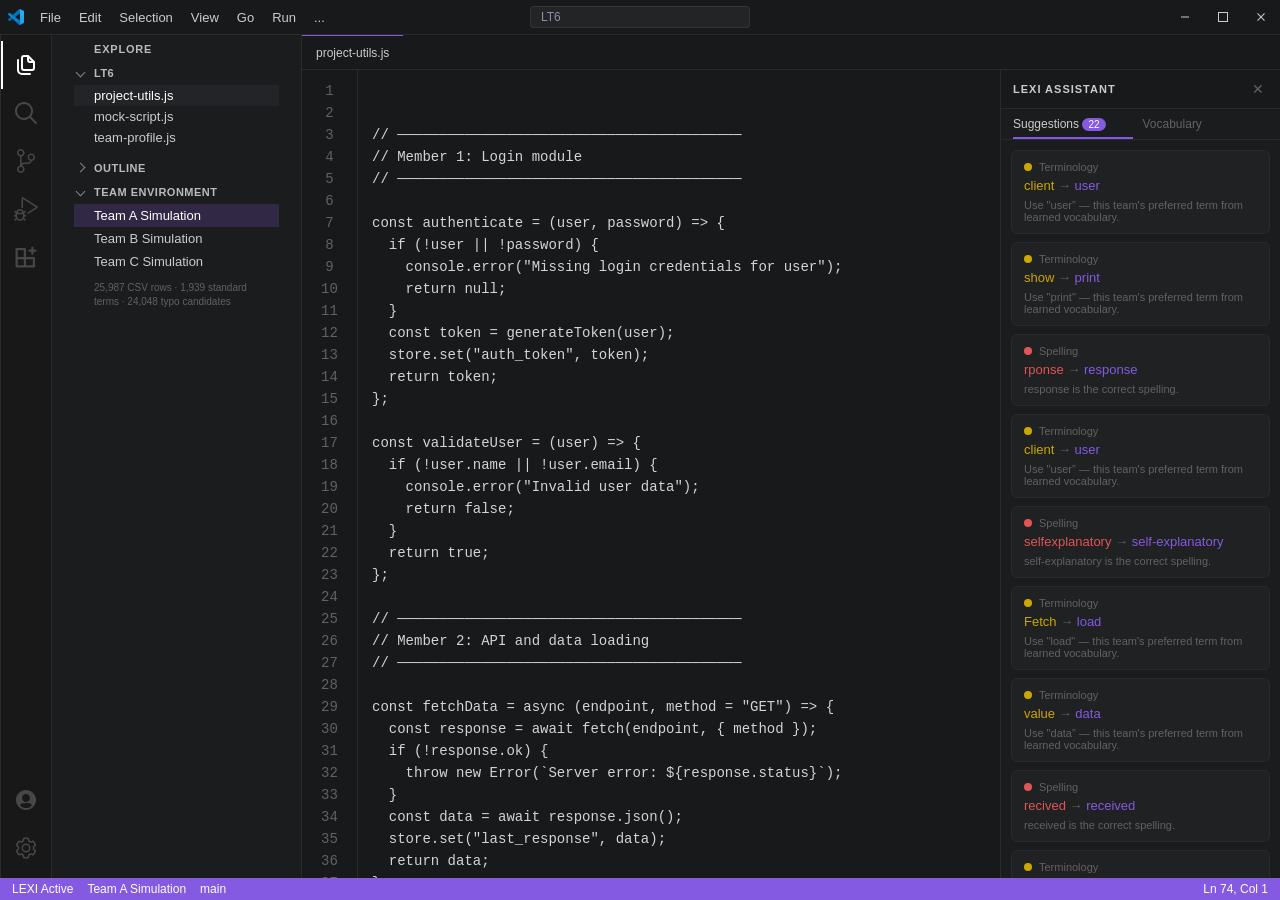
<file: index.html>
<!DOCTYPE html>
<html lang="en">
<head>
  <meta charset="UTF-8">
  <meta name="viewport" content="width=device-width, initial-scale=1.0">
  <title>LEXI VS Code Simulator</title>
  <link rel="stylesheet" href="./css/style.css">
</head>
<body>
  <div class="app">
    <header class="menubar">
      <div class="menubar-left">
        <div class="app-icon" aria-hidden="true">
          <img src="./assets/download.png" alt="" class="app-icon-img">
        </div>
        <nav class="menubar-menu" aria-label="Application menu">
          <span class="menu-item">File</span>
          <span class="menu-item">Edit</span>
          <span class="menu-item">Selection</span>
          <span class="menu-item">View</span>
          <span class="menu-item">Go</span>
          <span class="menu-item">Run</span>
          <span class="menu-item menu-ellipsis" aria-label="More">...</span>
        </nav>
      </div>
      <div class="menubar-center">
        <div class="search-title-bar" role="search">LT6</div>
      </div>
      <div class="menubar-right">
        <button class="win-btn win-minimize" type="button" aria-label="Minimize" disabled></button>
        <button class="win-btn win-maximize" type="button" aria-label="Maximize" disabled></button>
        <button class="win-btn win-close" type="button" aria-label="Close" disabled></button>
      </div>
    </header>

    <div class="main">
      <aside class="activity-bar" aria-label="Activity Bar">
        <div class="activity-bar-top">
          <button class="activity-icon active" type="button" aria-label="Explorer" title="Explorer">
            <img src="./assets/copy-alt-svgrepo-com.svg" alt="" class="activity-icon-img">
          </button>
          <button class="activity-icon" type="button" aria-label="Search" title="Search">
            <img src="./assets/search-svgrepo-com.svg" alt="" class="activity-icon-img">
          </button>
          <button class="activity-icon" type="button" aria-label="Source Control" title="Source Control">
            <img src="./assets/source-control-svgrepo-com.svg" alt="" class="activity-icon-img">
          </button>
          <button class="activity-icon" type="button" aria-label="Run and Debug" title="Run and Debug">
            <img src="./assets/debug-alt-svgrepo-com.svg" alt="" class="activity-icon-img">
          </button>
          <button class="activity-icon" type="button" aria-label="Extensions" title="Extensions">
            <img src="./assets/extensions-svgrepo-com.svg" alt="" class="activity-icon-img">
          </button>
        </div>
        <div class="activity-bar-bottom">
          <button class="activity-icon" type="button" aria-label="Accounts" title="Accounts">
            <img src="./assets/user-circle-svgrepo-com.svg" alt="" class="activity-icon-img">
          </button>
          <button class="activity-icon" type="button" aria-label="Manage" title="Manage">
            <img src="./assets/setting-svgrepo-com.svg" alt="" class="activity-icon-img">
          </button>
        </div>
      </aside>

      <aside class="sidebar explorer-sidebar">
        <div class="explorer-header">EXPLORE</div>

        <details class="sidebar-collapsible" open>
          <summary class="sidebar-collapsible-title">
            <span class="sidebar-chevron" aria-hidden="true"></span>
            <span class="sidebar-section-label">LT6</span>
          </summary>
          <div class="sidebar-collapsible-body">
            <div class="explorer-file active">project-utils.js</div>
            <div class="explorer-file">mock-script.js</div>
            <div class="explorer-file">team-profile.js</div>
          </div>
        </details>

        <details class="sidebar-collapsible">
          <summary class="sidebar-collapsible-title">
            <span class="sidebar-chevron" aria-hidden="true"></span>
            <span class="sidebar-section-label">OUTLINE</span>
          </summary>
          <div class="sidebar-collapsible-body">
            <p class="sidebar-empty">No symbols found in document</p>
          </div>
        </details>

        <details class="sidebar-collapsible" open>
          <summary class="sidebar-collapsible-title">
            <span class="sidebar-chevron" aria-hidden="true"></span>
            <span class="sidebar-section-label">TEAM ENVIRONMENT</span>
          </summary>
          <div class="sidebar-collapsible-body">
            <ul id="teamList" class="team-list" role="listbox" aria-label="Select team simulation"></ul>
            <p id="datasetInfo" class="dataset-info">Loading dataset…</p>
          </div>
        </details>
      </aside>

      <section class="editor-shell">
        <div class="editor-tab-bar">
          <div class="editor-tab">project-utils.js</div>
          <button id="assistantReopen" class="assistant-reopen" type="button" hidden aria-label="Open LEXI Assistant" title="Open LEXI Assistant">
            <span class="assistant-reopen-icon" aria-hidden="true"></span>
          </button>
        </div>
        <div class="workbench" id="workbench">
          <div class="editor-wrap" id="editorWrap">
            <div class="editor-grid">
              <div class="line-numbers" id="lineNumbers"></div>
              <div class="code-pane">
                <pre class="readonly-code" id="readonlyCode"></pre>
                <div id="activeZone" contenteditable="true" spellcheck="false"></div>
              </div>
            </div>
            <div class="popup" id="popup" hidden></div>
          </div>

          <aside id="assistantPanel" class="assistant-panel">
            <div class="assistant-header">
              <span class="assistant-title">LEXI ASSISTANT</span>
              <button id="assistantClose" class="assistant-close" type="button" aria-label="Close LEXI Assistant">✕</button>
            </div>
            <div class="assistant-tabs">
              <button class="assistant-tab-btn active" data-tab="suggestions">
                Suggestions <span id="suggestionCount" class="badge">0</span>
              </button>
              <button class="assistant-tab-btn" data-tab="vocabulary">Vocabulary</button>
            </div>
            <div id="tabSuggestions" class="assistant-tab-content active"></div>
            <div id="tabVocabulary" class="assistant-tab-content">
              <div id="teamVocabList"></div>
            </div>
          </aside>
        </div>
      </section>
    </div>

    <div class="statusbar">
      <div class="status-left">
        <span>LEXI Active</span>
        <span id="teamStatus">Team A</span>
        <span>main</span>
      </div>
      <div class="status-right">
        <span id="cursorPos">Ln 1, Col 1</span>
      </div>
    </div>
  </div>

  <script src="./js/data.js"></script>
  <script src="./js/scanner.js"></script>
  <script src="./js/ui.js"></script>
  <script src="./js/script.js"></script>
</body>
</html>
</file>
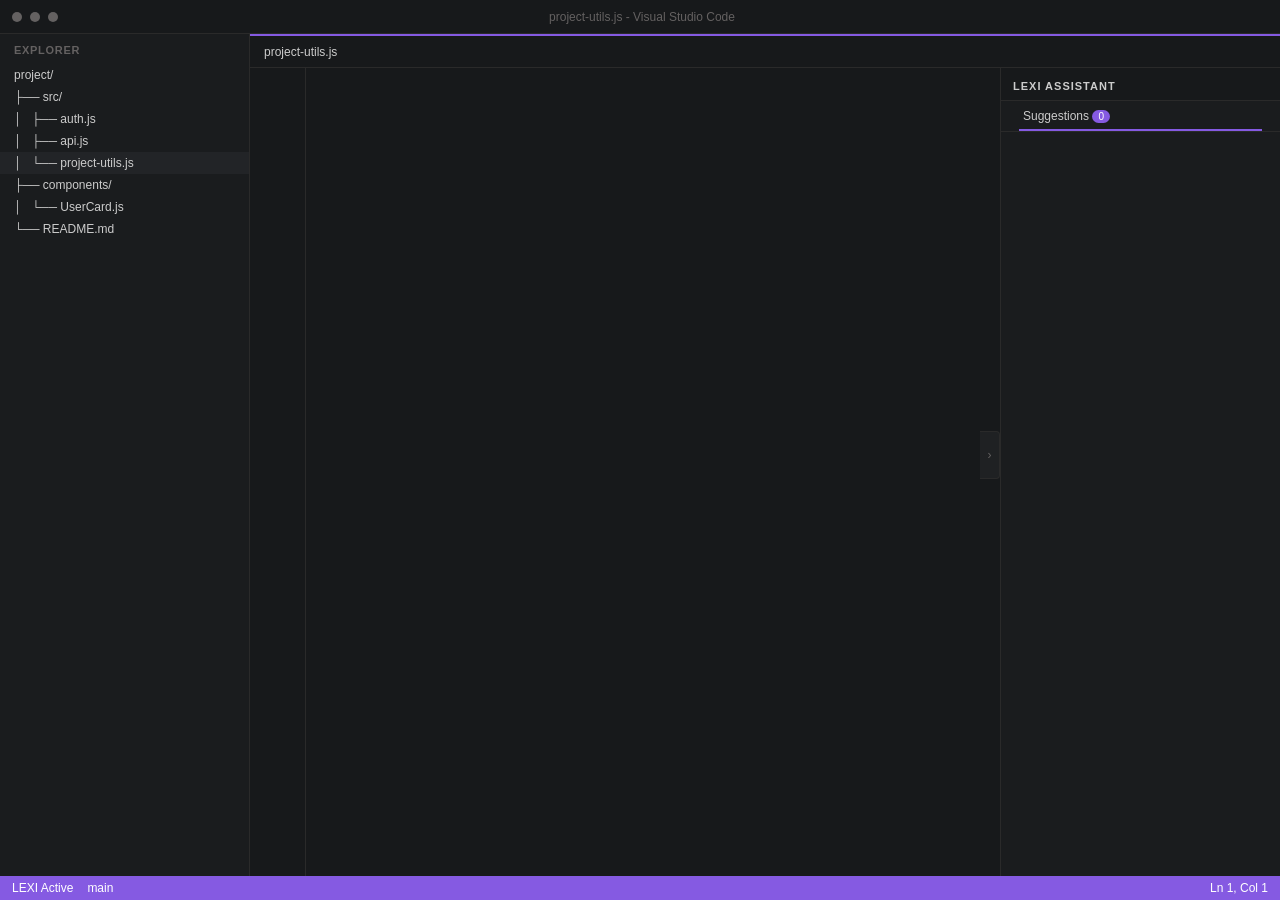
<file: lexi_demo.html>
<!DOCTYPE html>
<html lang="en">
<head>
  <meta charset="UTF-8">
  <meta name="viewport" content="width=device-width, initial-scale=1.0">
  <title>LEXI VS Code Simulator</title>
  <link rel="stylesheet" href="./css/styles.css">
</head>
<body>
  <div class="app">
    <div class="titlebar">
      <div class="window-controls">
        <div class="dot"></div><div class="dot"></div><div class="dot"></div>
      </div>
      <div>project-utils.js - Visual Studio Code</div>
      <div style="width:42px;"></div>
    </div>

    <div class="main">
      <aside class="sidebar">
        <h3>Explorer</h3>
        <div class="tree-line">project/</div>
        <div class="tree-line">├── src/</div>
        <div class="tree-line">│   ├── auth.js</div>
        <div class="tree-line">│   ├── api.js</div>
        <div class="tree-line active">│   └── project-utils.js</div>
        <div class="tree-line">├── components/</div>
        <div class="tree-line">│   └── UserCard.js</div>
        <div class="tree-line">└── README.md</div>
      </aside>

      <section class="editor-shell">
        <button id="assistantToggle" class="assistant-toggle" title="Toggle LEXI Assistant">‹</button>
        <div class="editor-tab">project-utils.js</div>
        <div class="workbench" id="workbench">
          <div class="editor-wrap" id="editorWrap">
            <div class="editor-grid">
              <div class="line-numbers" id="lineNumbers"></div>
              <div class="code-pane">
                <pre class="readonly-code" id="readonlyCode"></pre>
                <div id="activeZone" contenteditable="true" spellcheck="false"></div>
              </div>
            </div>
            <div class="popup" id="popup" hidden></div>
          </div>

          <aside id="assistantPanel" class="assistant-panel">
            <div class="assistant-header">LEXI ASSISTANT</div>
            <div class="assistant-tabs">
              <button class="assistant-tab-btn active" data-tab="suggestions">
                Suggestions <span id="suggestionCount" class="badge">0</span>
              </button>
            </div>
            <div id="tabSuggestions" class="assistant-tab-content active"></div>
          </aside>
        </div>
      </section>
    </div>

    <div class="statusbar">
      <div class="status-left">
        <span>LEXI Active</span>
        <span>main</span>
      </div>
      <div class="status-right">
        <span id="cursorPos">Ln 1, Col 1</span>
      </div>
    </div>
  </div>

  <script src="./js/data.js"></script>
  <script src="./js/scanner.js"></script>
  <script src="./js/ui.js"></script>
  <script src="./js/main.js"></script>
</body>
</html>
</file>
<file: css/style.css>
:root {
  --bg: #17191b;
  --panel: #1a1c1e;
  --title: #17191b;
  --text: #d4d4d4;
  --line: #646161;
  --status: #855ae2;
  --accent: #855ae2;
  --tab-accent: #855ae2;
  --assistant-bg: #1a1c1e;
  --assistant-card: #1f2123;
  --keyword: #855ae2;
  --string: #ce9178;
  --comment: #6a9955;
  --number: #b5cea8;
  --function: #dcdcaa;
  --typo: #e05555;
  --term: #cca700;
  --ok: #855ae2;
  --activity-bar-width: 52px;
  --menubar-height: 35px;
  --explorer-indent: 20px;
}

* { box-sizing: border-box; }

body {
  margin: 0;
  background: #17191b;
  color: var(--text);
  font-family: -apple-system, "Segoe UI", sans-serif;
  height: 100vh;
  overflow: hidden;
}

.app {
  display: grid;
  grid-template-rows: var(--menubar-height) 1fr 22px;
  height: 100vh;
  background: var(--bg);
}

/* ── Top Menu Bar ── */

.menubar {
  display: grid;
  grid-template-columns: 1fr auto 1fr;
  align-items: center;
  height: var(--menubar-height);
  background: var(--title);
  border-bottom: 1px solid #2a2a2a;
  user-select: none;
  font-size: 13px;
  color: #cccccc;
}

.menubar-left {
  display: flex;
  align-items: center;
  gap: 8px;
  padding-left: 8px;
  min-width: 0;
}

.app-icon {
  width: 16px;
  height: 16px;
  flex-shrink: 0;
  display: flex;
  align-items: center;
  justify-content: center;
}

.app-icon-img {
  width: 16px;
  height: 16px;
  display: block;
  object-fit: contain;
}

.menubar-menu {
  display: flex;
  align-items: center;
  gap: 2px;
}

.menu-item {
  padding: 4px 8px;
  border-radius: 4px;
  cursor: default;
  font-size: 13px;
  color: #cccccc;
}

.menu-item:hover {
  background: rgba(255, 255, 255, 0.06);
}

.menu-ellipsis {
  display: inline-flex;
  align-items: center;
  justify-content: center;
  line-height: 1;
  padding: 4px 8px;
  font-size: 13px;
  letter-spacing: 0;
  min-height: 22px;
}

.menubar-center {
  display: flex;
  justify-content: center;
  align-items: center;
}

.search-title-bar {
  min-width: 220px;
  max-width: 420px;
  width: 100%;
  height: 22px;
  display: flex;
  align-items: center;
  justify-content: flex-start;
  padding-left: 10px;
  text-align: left;
  background: rgba(255, 255, 255, 0.05);
  border: 1px solid rgba(255, 255, 255, 0.08);
  border-radius: 4px;
  font-size: 12px;
  color: #8b8fa8;
  cursor: default;
}

.menubar-right {
  display: flex;
  align-items: stretch;
  justify-content: flex-end;
  height: 100%;
}

.win-btn {
  width: 38px;
  border: none;
  background: transparent;
  cursor: default;
  position: relative;
  padding: 0;
}

.win-btn::before,
.win-btn::after {
  content: "";
  position: absolute;
  background: #cccccc;
}

.win-minimize::before {
  width: 8px;
  height: 1px;
  top: 50%;
  left: 50%;
  transform: translate(-50%, -50%);
}

.win-maximize::before {
  width: 8px;
  height: 8px;
  top: 50%;
  left: 50%;
  transform: translate(-50%, -50%);
  background: transparent;
  border: 1px solid #cccccc;
}

.win-close::before,
.win-close::after {
  width: 10px;
  height: 1px;
  top: 50%;
  left: 50%;
}

.win-close::before {
  transform: translate(-50%, -50%) rotate(45deg);
}

.win-close::after {
  transform: translate(-50%, -50%) rotate(-45deg);
}

.win-close:hover {
  background: #e81123;
}

.win-close:hover::before,
.win-close:hover::after {
  background: #ffffff;
}

/* ── Main Layout ── */

.main {
  display: grid;
  grid-template-columns: var(--activity-bar-width) 250px 1fr;
  min-height: 0;
}

/* ── Activity Bar ── */

.activity-bar {
  background: #181818;
  border-left: 1px solid #2b2b2b;
  border-right: 1px solid #2a2a2a;
  display: flex;
  flex-direction: column;
  justify-content: space-between;
  align-items: stretch;
  padding: 6px 0;
  min-height: 0;
}

.activity-bar-top,
.activity-bar-bottom {
  display: flex;
  flex-direction: column;
  align-items: stretch;
  width: 100%;
}

.activity-icon {
  width: 100%;
  height: 48px;
  border: none;
  background: transparent;
  display: flex;
  align-items: center;
  justify-content: center;
  cursor: pointer;
  padding: 0;
  position: relative;
  opacity: 0.45;
  transition: opacity 0.12s ease;
}

.activity-icon:hover {
  opacity: 0.75;
}

.activity-icon.active {
  opacity: 1;
}

.activity-icon.active::before {
  content: "";
  position: absolute;
  left: 0;
  top: 0;
  bottom: 0;
  width: 2px;
  background: #ffffff;
}

.activity-icon-img {
  width: 24px;
  height: 24px;
  display: block;
  object-fit: contain;
  pointer-events: none;
  background: transparent;
  border: none;
  filter: brightness(0) invert(1);
  opacity: inherit;
}

/* ── Explorer Sidebar ── */

.sidebar {
  background: var(--panel);
  border-right: 1px solid #2a2a2a;
  font-size: 12px;
  overflow: auto;
  min-height: 0;
}

.explorer-header {
  padding: 8px 14px 6px 42px;
  font-size: 11px;
  font-weight: 600;
  color: #bbbbbb;
  letter-spacing: 0.8px;
  text-transform: uppercase;
}

.sidebar-collapsible {
  border: none;
  margin: 0;
}

.sidebar-collapsible-title {
  display: flex;
  align-items: center;
  gap: 6px;
  padding: 4px 14px 4px var(--explorer-indent);
  font-size: 11px;
  color: #bbbbbb;
  cursor: pointer;
  list-style: none;
  user-select: none;
}

.sidebar-collapsible-title::-webkit-details-marker {
  display: none;
}

.sidebar-chevron {
  flex-shrink: 0;
  width: 16px;
  height: 16px;
  display: flex;
  align-items: center;
  justify-content: center;
}

.sidebar-chevron::before {
  content: "";
  display: block;
  width: 6px;
  height: 6px;
  border-right: 1.5px solid #858585;
  border-bottom: 1.5px solid #858585;
  transform: rotate(45deg);
  transform-origin: 50% 50%;
  transition: transform 0.15s ease;
  margin-top: -2px;
}

.sidebar-collapsible[open] .sidebar-chevron::before {
  transform: rotate(45deg);
}

.sidebar-collapsible:not([open]) .sidebar-chevron::before {
  transform: rotate(-45deg);
}

.sidebar-section-label {
  font-weight: 700;
  letter-spacing: 0.5px;
}

.sidebar-collapsible-body {
  padding: 0 22px 8px;
}

.sidebar-empty {
  margin: 4px 0;
  padding: 0 14px 0 var(--explorer-indent);
  font-size: 11px;
  color: #646161;
  font-style: italic;
}

.explorer-file {
  padding: 3px 14px 3px var(--explorer-indent);
  color: #cccccc;
  font-size: 13px;
  cursor: default;
  white-space: nowrap;
  overflow: hidden;
  text-overflow: ellipsis;
}

.explorer-file:hover {
  background: #222427;
}

.explorer-file.active {
  background: #222427;
  color: #ffffff;
}

.team-list {
  list-style: none;
  margin: 0;
  padding: 0;
}

.team-option {
  display: block;
  width: 100%;
  text-align: left;
  border: none;
  background: transparent;
  color: #cccccc;
  font-size: 13px;
  padding: 4px 14px 4px var(--explorer-indent);
  cursor: pointer;
  font-family: inherit;
}

.team-option:hover {
  background: #222427;
}

.team-option.active {
  background: rgba(133, 90, 226, 0.2);
  color: #ffffff;
}

.dataset-info {
  margin: 8px 0 4px;
  padding: 0 14px 0 var(--explorer-indent);
  font-size: 10px;
  color: #646161;
  line-height: 1.4;
}

/* ── Editor ── */

.editor-shell {
  position: relative;
  min-height: 0;
  overflow: hidden;
  display: flex;
  flex-direction: column;
}

.editor-tab-bar {
  height: 35px;
  display: flex;
  align-items: stretch;
  justify-content: space-between;
  background: #17191b;
  border-bottom: 1px solid #2a2a2a;
}

.editor-tab {
  height: 35px;
  display: flex;
  align-items: center;
  padding: 0 14px;
  border-top: 1px solid #855ae2;
  font-size: 12px;
  color: #cccccc;
  user-select: none;
}

.assistant-reopen {
  display: none;
  align-items: center;
  justify-content: center;
  width: 36px;
  border: none;
  border-left: 1px solid #2a2a2a;
  background: transparent;
  cursor: pointer;
  color: #cccccc;
  flex-shrink: 0;
}

.assistant-reopen:hover {
  background: #222427;
  color: #ffffff;
}

.editor-shell.assistant-closed .assistant-reopen {
  display: flex;
}

.assistant-reopen-icon {
  width: 16px;
  height: 16px;
  position: relative;
  display: block;
}

.assistant-reopen-icon::before {
  content: "";
  position: absolute;
  top: 1px;
  right: 1px;
  width: 10px;
  height: 12px;
  border: 1.5px solid currentColor;
  border-left: none;
  border-radius: 0 2px 2px 0;
}

.assistant-reopen-icon::after {
  content: "";
  position: absolute;
  top: 4px;
  left: 1px;
  width: 7px;
  height: 10px;
  border: 1.5px solid currentColor;
  border-radius: 1px;
}

.workbench {
  flex: 1;
  min-height: 0;
  display: grid;
  grid-template-columns: 1fr auto;
}

.workbench.panel-closed {
  grid-template-columns: 1fr;
}

.editor-wrap {
  min-height: 0;
  overflow: auto;
  background: #17191b;
  font-family: Consolas, "Courier New", monospace;
  font-size: 14px;
  line-height: 22px;
  position: relative;
}

.editor-grid {
  display: grid;
  grid-template-columns: 56px 1fr;
  min-height: 100%;
}

.line-numbers {
  background: #17191b;
  color: var(--line);
  text-align: center;
  padding: 10px 6px 30px 6px;
  user-select: none;
  border-right: 1px solid #2a2a2a;
  white-space: pre;
  font-variant-numeric: tabular-nums;
  min-width: 56px;
}

.code-pane {
  padding: 10px 14px 30px;
  white-space: pre;
  tab-size: 2;
}

.readonly-code {
  color: var(--text);
  margin: 0;
  font: inherit;
  white-space: pre;
}

#activeZone {
  outline: none;
  font: inherit;
  white-space: pre;
  min-height: 170px;
  color: var(--text);
  caret-color: #855ae2;
}

.kw { color: var(--keyword); }
.str { color: var(--string); }
.com { color: var(--comment); }
.num { color: var(--number); }
.fn { color: var(--function); }

.lexi-typo, .lexi-term {
  cursor: pointer;
  text-decoration-line: underline;
  text-decoration-style: wavy;
  text-decoration-thickness: 1.5px;
  text-underline-offset: 2px;
}

.lexi-typo { text-decoration-color: var(--typo); }
.lexi-term { text-decoration-color: var(--term); }

.popup {
  position: fixed;
  z-index: 50;
  width: 235px;
  background: #1a1c1e;
  border: 1px solid #2a2a2a;
  border-radius: 6px;
  box-shadow: 0 4px 12px rgba(0,0,0,0.4);
  padding: 10px 10px 9px;
  font-size: 12px;
}

.popup.term-popup {
  min-width: 280px;
  background: #1a1c1e;
  border: 1px solid #2a2a2a;
}

.popup-top {
  display: block;
  margin-bottom: 8px;
  padding-right: 20px;
}

.popup-close {
  position: absolute;
  top: 6px;
  right: 8px;
  background: transparent;
  border: none;
  color: #646161;
  cursor: pointer;
  font-size: 14px;
  line-height: 1;
}

.popup-close:hover {
  color: #cccccc;
}

.popup-label {
  font-weight: 600;
  font-size: 10px;
  text-transform: uppercase;
  letter-spacing: 0.5px;
}

.popup-label.typo { color: var(--typo); }
.popup-label.term { color: #646161; }
.popup.term-popup .popup-label.term {
  display: block;
  padding: 8px 12px 4px 12px;
  margin: -10px -10px 0 -10px;
}

.popup-suggest {
  color: #cccccc;
  font-size: 13px;
  font-weight: 600;
  margin-bottom: 9px;
}

.popup-accept {
  border: none;
  background: #855ae2;
  color: #ffffff;
  border-radius: 4px;
  padding: 4px 12px;
  cursor: pointer;
  font-size: 12px;
}

.popup-accept:hover {
  background: #7048d0;
}

.term-list {
  max-height: 180px;
  overflow: auto;
  display: grid;
  gap: 4px;
}

.term-dismiss-btn {
  width: 100%;
  background: transparent;
  border: 1px solid #2a2a2a;
  border-radius: 4px;
  color: #646161;
  font-size: 12px;
  padding: 6px 0;
  margin-top: 8px;
  cursor: pointer;
}

.term-dismiss-btn:hover {
  border-color: #855ae2;
  color: #cccccc;
}

.term-row {
  height: 36px;
  border: 0;
  background: transparent;
  color: #cccccc;
  display: flex;
  align-items: center;
  justify-content: space-between;
  padding: 8px 12px;
  cursor: pointer;
  text-align: left;
}

.term-row.rank-1 {
  background: rgba(133, 90, 226, 0.25);
  border-radius: 4px;
  color: #ffffff;
  font-weight: 700;
}

.term-row:not(.rank-1):hover {
  background: #222427;
}

.term-row-left {
  font-family: Consolas, "Courier New", monospace;
  font-size: 13px;
}

.term-row-right {
  font-size: 11px;
  color: #646161;
}

.term-row.rank-1 .term-row-right {
  color: #855ae2;
}

.term-row:nth-child(4),
.term-row:nth-child(5) {
  color: #646161;
}

/* ── LEXI Assistant Panel ── */

.assistant-panel {
  background: var(--assistant-bg);
  border-left: 1px solid #2a2a2a;
  overflow: hidden;
  min-width: 0;
  width: 280px;
  position: relative;
  display: flex;
  flex-direction: column;
  transition: width 0.2s ease, opacity 0.2s ease;
}

.workbench.panel-closed .assistant-panel {
  width: 0;
  opacity: 0;
  pointer-events: none;
  border-left: none;
}

.assistant-header {
  background: #17191b;
  border-bottom: 1px solid #2a2a2a;
  padding: 10px 12px;
  display: flex;
  align-items: center;
  justify-content: space-between;
  min-height: 35px;
}

.assistant-title {
  font-size: 11px;
  letter-spacing: 1px;
  font-weight: 600;
  color: #cccccc;
  text-transform: uppercase;
}

.assistant-close {
  border: none;
  background: transparent;
  color: #646161;
  font-size: 14px;
  line-height: 1;
  cursor: pointer;
  padding: 2px 4px;
  border-radius: 4px;
  flex-shrink: 0;
}

.assistant-close:hover {
  color: #cccccc;
  background: rgba(255, 255, 255, 0.08);
}

.assistant-tabs {
  display: flex;
  padding: 0 10px;
  border-bottom: 1px solid #2a2a2a;
}

.assistant-tab-btn {
  flex: 1;
  border: 0;
  background: transparent;
  color: #646161;
  padding: 8px 6px 8px 2px;
  text-align: left;
  cursor: pointer;
  font-size: 12px;
  position: relative;
}

.assistant-tab-btn.active {
  color: #cccccc;
}

.assistant-tab-btn.active::after {
  content: "";
  position: absolute;
  left: 2px;
  right: 8px;
  bottom: 0;
  height: 2px;
  background: #855ae2;
}

.badge {
  background: #855ae2;
  color: #ffffff;
  border-radius: 10px;
  padding: 1px 6px;
  font-size: 10px;
}

.assistant-tab-content {
  display: none;
  overflow: auto;
  padding: 10px;
  flex: 1;
  min-height: 0;
}

.assistant-tab-content.active {
  display: block;
}

.assistant-card {
  background: var(--assistant-card);
  border: 1px solid #2a2a2a;
  border-radius: 6px;
  padding: 10px 12px;
  margin-bottom: 8px;
  cursor: pointer;
}

.assistant-row {
  display: flex;
  align-items: center;
  gap: 7px;
  margin-bottom: 5px;
  font-size: 11px;
  color: #646161;
}

.bullet {
  width: 8px;
  height: 8px;
  border-radius: 50%;
}

.bullet.typo { background: var(--typo); }
.bullet.term { background: var(--term); }

.assistant-main {
  font-size: 13px;
  color: #646161;
}

.assistant-word.typo { color: var(--typo); }
.assistant-word.term { color: var(--term); }
.assistant-suggest { color: var(--ok); }

.assistant-desc {
  margin-top: 6px;
  color: #646161;
  font-size: 11px;
}

.term-chip {
  display: inline-block;
  margin: 0 6px 6px 0;
  padding: 4px 7px;
  border-radius: 4px;
  background: #2a2d40;
  color: #cfd3f4;
  border: 1px solid #3b3f5a;
  font-size: 11px;
}

/* ── Status Bar ── */

.statusbar {
  background: var(--status);
  color: #ffffff;
  display: flex;
  justify-content: space-between;
  align-items: center;
  font-size: 12px;
  padding: 0 12px;
  user-select: none;
}

.statusbar * {
  color: #ffffff;
}

.assistant-tab-content .assistant-desc[style] {
  color: #646161 !important;
  text-align: center !important;
  font-size: 12px !important;
}

.terms-scroll-list,
.assistant-tab-content,
.sidebar {
  scrollbar-width: thin;
  scrollbar-color: #3a3a3a transparent;
}

.editor-wrap::-webkit-scrollbar,
.assistant-tab-content::-webkit-scrollbar,
.sidebar::-webkit-scrollbar {
  width: 4px;
  height: 6px;
}

.editor-wrap::-webkit-scrollbar-thumb,
.assistant-tab-content::-webkit-scrollbar-thumb,
.sidebar::-webkit-scrollbar-thumb {
  background: #3a3a3a;
  border-radius: 2px;
}

.editor-wrap::-webkit-scrollbar-thumb:hover,
.assistant-tab-content::-webkit-scrollbar-thumb:hover,
.sidebar::-webkit-scrollbar-thumb:hover {
  background: #555555;
}

.editor-wrap::-webkit-scrollbar-track,
.assistant-tab-content::-webkit-scrollbar-track,
.sidebar::-webkit-scrollbar-track {
  background: transparent;
}

.terms-scroll-list::-webkit-scrollbar {
  width: 4px;
}

.terms-scroll-list::-webkit-scrollbar-track {
  background: transparent;
}

.terms-scroll-list::-webkit-scrollbar-thumb {
  background: #3a3a3a;
  border-radius: 2px;
}

.terms-scroll-list::-webkit-scrollbar-thumb:hover {
  background: #555555;
}

.status-left, .status-right {
  display: flex;
  gap: 14px;
  align-items: center;
}
</file>
<file: css/styles.css>
:root {
  --bg: #17191b;
  --panel: #1a1c1e;
  --title: #17191b;
  --text: #d4d4d4;
  --line: #646161;
  --status: #855ae2;
  --accent: #855ae2;
  --tab-accent: #855ae2;
  --assistant-bg: #1a1c1e;
  --assistant-card: #1f2123;
  --keyword: #855ae2;
  --string: #ce9178;
  --comment: #6a9955;
  --number: #b5cea8;
  --function: #dcdcaa;
  --typo: #e05555;
  --term: #cca700;
  --ok: #855ae2;
}

* { box-sizing: border-box; }

body {
  margin: 0;
  background: #17191b;
  color: var(--text);
  font-family: -apple-system, "Segoe UI", sans-serif;
  height: 100vh;
  overflow: hidden;
}

.app {
  display: grid;
  grid-template-rows: 34px 1fr 24px;
  height: 100vh;
  background: var(--bg);
}

.titlebar {
  background: var(--title);
  display: flex;
  align-items: center;
  justify-content: space-between;
  padding: 0 12px;
  border-bottom: 1px solid #2a2a2a;
  font-size: 12px;
  color: #646161;
  user-select: none;
}

.window-controls { display: flex; gap: 8px; }
.dot {
  width: 10px;
  height: 10px;
  border-radius: 50%;
  background: #646161;
}

.main {
  display: grid;
  grid-template-columns: 250px 1fr;
  min-height: 0;
}

.sidebar {
  background: var(--panel);
  border-right: 1px solid #2a2a2a;
  padding: 10px 0;
  font-size: 12px;
  overflow: auto;
}

.sidebar h3 {
  margin: 0;
  padding: 0 14px 8px;
  font-size: 11px;
  color: #646161;
  text-transform: uppercase;
  letter-spacing: 0.7px;
}

.tree-line {
  padding: 4px 14px;
  color: #cccccc;
  white-space: pre;
}

.tree-line.active {
  background: #222427;
  color: #cccccc;
}

.editor-shell {
  position: relative;
  min-height: 0;
  overflow: hidden;
  display: flex;
  flex-direction: column;
}

.assistant-toggle {
  position: absolute;
  top: 50%;
  right: 280px;
  transform: translateY(-50%) scaleX(-1);
  z-index: 50;
  width: 20px;
  height: 48px;
  border: 1px solid #2a2a2a;
  border-right: none;
  border-radius: 4px 0 0 4px;
  background: #1f2123;
  color: #646161;
  font-size: 12px;
  cursor: pointer;
  display: flex;
  align-items: center;
  justify-content: center;
}

.assistant-toggle:hover {
  background: #2a2a2a;
  color: #cccccc;
}

.editor-shell:has(.workbench.panel-closed) .assistant-toggle {
  right: 0;
}

.editor-tab {
  height: 34px;
  display: flex;
  align-items: center;
  padding: 0 14px;
  background: #17191b;
  border-bottom: 1px solid #2a2a2a;
  border-top: 2px solid #855ae2;
  font-size: 12px;
  color: #cccccc;
  user-select: none;
}

.workbench {
  flex: 1;
  min-height: 0;
  display: grid;
  grid-template-columns: 1fr auto;
}

.workbench.panel-closed {
  grid-template-columns: 1fr auto;
}

.editor-wrap {
  min-height: 0;
  overflow: auto;
  background: #17191b;
  font-family: Consolas, "Courier New", monospace;
  font-size: 14px;
  line-height: 22px;
  position: relative;
}

.editor-grid {
  display: grid;
  grid-template-columns: 56px 1fr;
  min-height: 100%;
}

.line-numbers {
  background: #17191b;
  color: var(--line);
  text-align: right;
  padding: 10px 8px 30px 0;
  user-select: none;
  border-right: 1px solid #2a2a2a;
  white-space: pre;
}

.code-pane {
  padding: 10px 14px 30px;
  white-space: pre;
  tab-size: 2;
}

.readonly-code {
  color: var(--text);
  margin: 0;
  font: inherit;
  white-space: pre;
}

#activeZone {
  outline: none;
  font: inherit;
  white-space: pre;
  min-height: 170px;
  color: var(--text);
  caret-color: #855ae2;
}

.kw { color: var(--keyword); }
.str { color: var(--string); }
.com { color: var(--comment); }
.num { color: var(--number); }
.fn { color: var(--function); }

.lexi-typo, .lexi-term {
  cursor: pointer;
  text-decoration-line: underline;
  text-decoration-style: wavy;
  text-decoration-thickness: 1.5px;
  text-underline-offset: 2px;
}

.lexi-typo { text-decoration-color: var(--typo); }
.lexi-term { text-decoration-color: var(--term); }

.popup {
  position: fixed;
  z-index: 50;
  width: 235px;
  background: #1a1c1e;
  border: 1px solid #2a2a2a;
  border-radius: 6px;
  box-shadow: 0 4px 12px rgba(0,0,0,0.4);
  padding: 10px 10px 9px;
  font-size: 12px;
}

.popup.term-popup {
  min-width: 280px;
  background: #1a1c1e;
  border: 1px solid #2a2a2a;
}

.popup-top {
  display: block;
  margin-bottom: 8px;
  padding-right: 20px;
}

.popup-close {
  position: absolute;
  top: 6px;
  right: 8px;
  background: transparent;
  border: none;
  color: #646161;
  cursor: pointer;
  font-size: 14px;
  line-height: 1;
}

.popup-close:hover {
  color: #cccccc;
}

.popup-label {
  font-weight: 600;
  font-size: 10px;
  text-transform: uppercase;
  letter-spacing: 0.5px;
}

.popup-label.typo { color: var(--typo); }
.popup-label.term { color: #646161; }
.popup.term-popup .popup-label.term {
  display: block;
  padding: 8px 12px 4px 12px;
  margin: -10px -10px 0 -10px;
}

.popup-suggest {
  color: #cccccc;
  font-size: 13px;
  font-weight: 600;
  margin-bottom: 9px;
}

.popup-accept {
  border: none;
  background: #855ae2;
  color: #ffffff;
  border-radius: 4px;
  padding: 4px 12px;
  cursor: pointer;
  font-size: 12px;
}

.popup-accept:hover {
  background: #7048d0;
}

.term-list {
  max-height: 180px;
  overflow: auto;
  display: grid;
  gap: 4px;
}

.term-dismiss-btn {
  width: 100%;
  background: transparent;
  border: 1px solid #2a2a2a;
  border-radius: 4px;
  color: #646161;
  font-size: 12px;
  padding: 6px 0;
  margin-top: 8px;
  cursor: pointer;
}

.term-dismiss-btn:hover {
  border-color: #855ae2;
  color: #cccccc;
}

.term-row {
  height: 36px;
  border: 0;
  background: transparent;
  color: #cccccc;
  display: flex;
  align-items: center;
  justify-content: space-between;
  padding: 8px 12px;
  cursor: pointer;
  text-align: left;
}

.term-row.rank-1 {
  background: rgba(133, 90, 226, 0.25);
  border-radius: 4px;
  color: #ffffff;
  font-weight: 700;
}

.term-row:not(.rank-1):hover {
  background: #222427;
}

.term-row-left {
  font-family: Consolas, "Courier New", monospace;
  font-size: 13px;
}

.term-row-right {
  font-size: 11px;
  color: #646161;
}

.term-row.rank-1 .term-row-right {
  color: #855ae2;
}

.term-row:nth-child(4),
.term-row:nth-child(5) {
  color: #646161;
}

.assistant-panel {
  background: var(--assistant-bg);
  border-left: 1px solid #2a2a2a;
  overflow: hidden;
  min-width: 0;
  width: 280px;
  position: relative;
  display: flex;
  flex-direction: column;
  transition: width 0.2s ease;
}

.workbench.panel-closed .assistant-panel {
  width: 0;
  opacity: 0;
  pointer-events: none;
}

.assistant-header {
  background: #17191b;
  border-bottom: 1px solid #2a2a2a;
  padding: 12px 12px 8px;
  font-size: 11px;
  letter-spacing: 1px;
  font-weight: 600;
  color: #cccccc;
  text-transform: uppercase;
}

.assistant-tabs {
  display: flex;
  padding: 0 10px;
  border-bottom: 1px solid #2a2a2a;
}

.assistant-tab-btn {
  flex: 1;
  border: 0;
  background: transparent;
  color: #646161;
  padding: 8px 6px 8px 12px;
  text-align: left;
  cursor: pointer;
  font-size: 12px;
  position: relative;
}

.assistant-tab-btn.active {
  color: #cccccc;
}

.assistant-tab-btn.active::after {
  content: "";
  position: absolute;
  left: 8px;
  right: 8px;
  bottom: 0;
  height: 2px;
  background: #855ae2;
}

.badge {
  background: #855ae2;
  color: #ffffff;
  border-radius: 10px;
  padding: 1px 6px;
  font-size: 10px;
}

.assistant-tab-content {
  display: none;
  overflow: auto;
  padding: 10px;
}

.assistant-tab-content.active {
  display: block;
}

.assistant-card {
  background: var(--assistant-card);
  border: 1px solid #2a2a2a;
  border-radius: 6px;
  padding: 10px 12px;
  margin-bottom: 8px;
  cursor: pointer;
}

.assistant-row {
  display: flex;
  align-items: center;
  gap: 7px;
  margin-bottom: 5px;
  font-size: 11px;
  color: #646161;
}

.bullet {
  width: 8px;
  height: 8px;
  border-radius: 50%;
}

.bullet.typo { background: var(--typo); }
.bullet.term { background: var(--term); }

.assistant-main {
  font-size: 13px;
  color: #646161;
}

.assistant-word.typo { color: var(--typo); }
.assistant-word.term { color: var(--term); }
.assistant-suggest { color: var(--ok); }

.assistant-desc {
  margin-top: 6px;
  color: #646161;
  font-size: 11px;
}

.term-chip {
  display: inline-block;
  margin: 0 6px 6px 0;
  padding: 4px 7px;
  border-radius: 4px;
  background: #2a2d40;
  color: #cfd3f4;
  border: 1px solid #3b3f5a;
  font-size: 11px;
}

.statusbar {
  background: var(--status);
  color: #ffffff;
  display: flex;
  justify-content: space-between;
  align-items: center;
  font-size: 12px;
  padding: 0 12px;
  user-select: none;
}

.statusbar * {
  color: #ffffff;
}

.assistant-tab-content .assistant-desc[style] {
  color: #646161 !important;
  text-align: center !important;
  font-size: 12px !important;
}

.terms-scroll-list,
.assistant-tab-content {
  scrollbar-width: thin;
  scrollbar-color: #3a3a3a transparent;
}

.editor-wrap::-webkit-scrollbar,
.assistant-tab-content::-webkit-scrollbar,
.sidebar::-webkit-scrollbar {
  width: 4px;
  height: 6px;
}

.editor-wrap::-webkit-scrollbar-thumb,
.assistant-tab-content::-webkit-scrollbar-thumb,
.sidebar::-webkit-scrollbar-thumb {
  background: #3a3a3a;
  border-radius: 2px;
}

.editor-wrap::-webkit-scrollbar-thumb:hover,
.assistant-tab-content::-webkit-scrollbar-thumb:hover,
.sidebar::-webkit-scrollbar-thumb:hover {
  background: #555555;
}

.editor-wrap::-webkit-scrollbar-track,
.assistant-tab-content::-webkit-scrollbar-track,
.sidebar::-webkit-scrollbar-track {
  background: transparent;
}

.terms-scroll-list::-webkit-scrollbar {
  width: 4px;
}

.terms-scroll-list::-webkit-scrollbar-track {
  background: transparent;
}

.terms-scroll-list::-webkit-scrollbar-thumb {
  background: #3a3a3a;
  border-radius: 2px;
}

.terms-scroll-list::-webkit-scrollbar-thumb:hover {
  background: #555555;
}

.status-left, .status-right {
  display: flex;
  gap: 14px;
  align-items: center;
}
</file>
